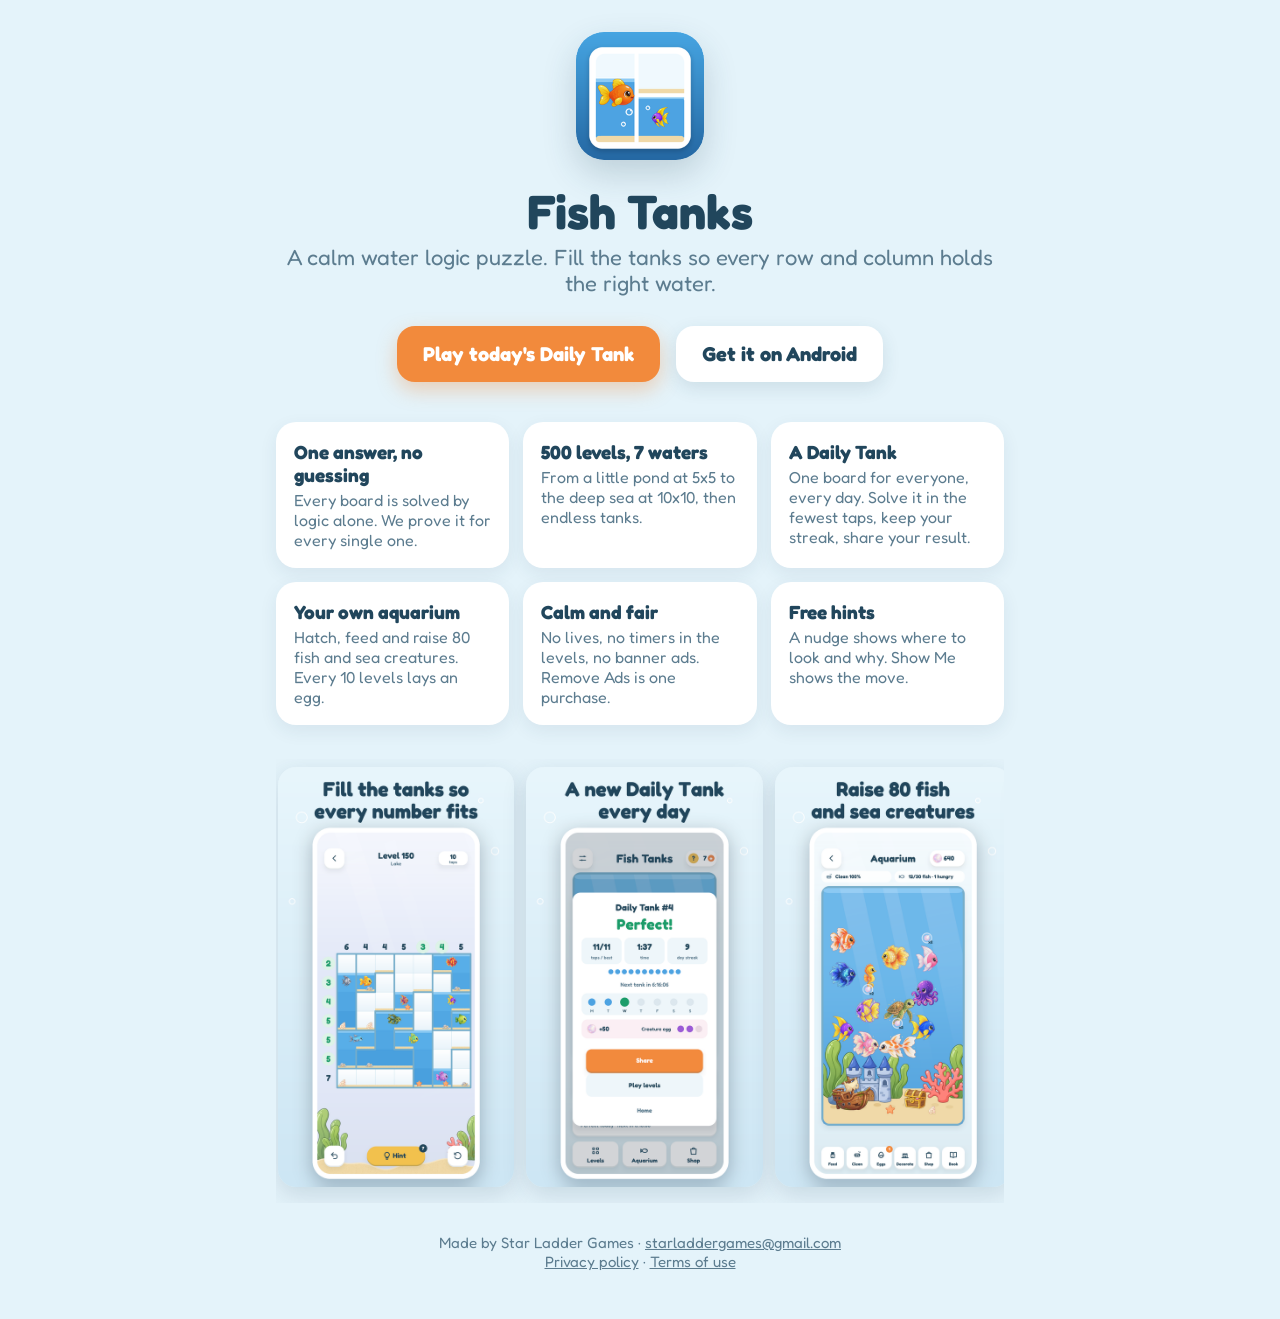
<file: index.html>
<!doctype html>
<html lang="en">
<head>
<meta charset="utf-8">
<meta name="viewport" content="width=device-width, initial-scale=1">
<title>Fish Tanks · Water Logic Puzzle</title>
<meta name="description" content="Fish Tanks: a calm water logic puzzle. Fill the tanks so every row and column holds the right water. One answer, no guessing, a new Daily Tank every day.">
<meta property="og:title" content="Fish Tanks · Water Logic Puzzle">
<meta property="og:description" content="Fill the tanks so every row and column holds the right water. Play today's Daily Tank in your browser.">
<meta property="og:image" content="https://wordclimb.github.io/fishtanks/daily/og-image.png">
<meta name="twitter:card" content="summary_large_image">
<link rel="icon" type="image/png" href="icon.png">
<link rel="preconnect" href="https://fonts.googleapis.com">
<link rel="preconnect" href="https://fonts.gstatic.com" crossorigin>
<link href="https://fonts.googleapis.com/css2?family=Fredoka:wght@500;600;700&display=swap" rel="stylesheet">
<style>
  :root { --ink: #21465C; --soft: #5C7C8F; --bg: #E4F3FA; --accent: #F28A3C; --water: #4DA3E2; }
  * { box-sizing: border-box; }
  body { margin: 0; background: var(--bg); color: var(--ink); font-family: "Fredoka", system-ui, sans-serif; }
  main { max-width: 760px; margin: 0 auto; padding: 32px 16px 48px; text-align: center; }
  .icon { width: 128px; height: 128px; border-radius: 28px; box-shadow: 0 14px 34px rgba(33,70,92,.2); }
  h1 { font-size: 48px; margin: 18px 0 4px; }
  .tag { font-size: 22px; color: var(--soft); margin: 0 0 24px; }
  .cta { display: inline-block; margin: 6px; padding: 16px 26px; border-radius: 18px; font-size: 20px; font-weight: 700; text-decoration: none; }
  .hero { background: var(--accent); color: #fff; box-shadow: 0 8px 20px rgba(242,138,60,.35); }
  .soft { background: #fff; color: var(--ink); box-shadow: 0 6px 18px rgba(33,70,92,.12); }
  .grid { display: grid; grid-template-columns: repeat(auto-fit, minmax(200px, 1fr)); gap: 14px; margin: 34px 0; text-align: left; }
  .card { background: #fff; border-radius: 20px; padding: 18px; box-shadow: 0 6px 18px rgba(33,70,92,.08); }
  .card b { display: block; font-size: 19px; margin-bottom: 4px; }
  .card span { color: var(--soft); }
  .shots { display: flex; gap: 12px; overflow-x: auto; padding: 8px 2px 16px; scroll-snap-type: x mandatory; }
  .shots img { height: 420px; border-radius: 18px; scroll-snap-align: center; box-shadow: 0 8px 24px rgba(33,70,92,.15); }
  footer { color: var(--soft); font-size: 15px; margin-top: 30px; }
  footer a { color: var(--soft); }
</style>
</head>
<body>
<main>
  <img class="icon" src="icon.png" alt="Fish Tanks icon">
  <h1>Fish Tanks</h1>
  <p class="tag">A calm water logic puzzle. Fill the tanks so every row and column holds the right water.</p>
  <a class="cta hero" href="daily/">Play today's Daily Tank</a>
  <a class="cta soft" id="playLink" href="https://play.google.com/apps/testing/com.starladdergames.fishtanks">Get it on Android</a>

  <div class="grid">
    <div class="card"><b>One answer, no guessing</b><span>Every board is solved by logic alone. We prove it for every single one.</span></div>
    <div class="card"><b>500 levels, 7 waters</b><span>From a little pond at 5x5 to the deep sea at 10x10, then endless tanks.</span></div>
    <div class="card"><b>A Daily Tank</b><span>One board for everyone, every day. Solve it in the fewest taps, keep your streak, share your result.</span></div>
    <div class="card"><b>Your own aquarium</b><span>Hatch, feed and raise 80 fish and sea creatures. Every 10 levels lays an egg.</span></div>
    <div class="card"><b>Calm and fair</b><span>No lives, no timers in the levels, no banner ads. Remove Ads is one purchase.</span></div>
    <div class="card"><b>Free hints</b><span>A nudge shows where to look and why. Show Me shows the move.</span></div>
  </div>

  <div class="shots" aria-label="Screenshots">
    <img src="shots/01_play.png" alt="A board being filled">
    <img src="shots/02_daily.png" alt="A Daily Tank result">
    <img src="shots/04_tank.png" alt="The home tank full of fish">
    <img src="shots/06_big.png" alt="A 10x10 board">
  </div>

  <footer>
    Made by Star Ladder Games · <a href="mailto:starladdergames@gmail.com">starladdergames@gmail.com</a><br>
    <a href="legal/privacy-policy.html">Privacy policy</a> · <a href="legal/terms-of-use.html">Terms of use</a>
  </footer>
</main>
</body>
</html>
</file>
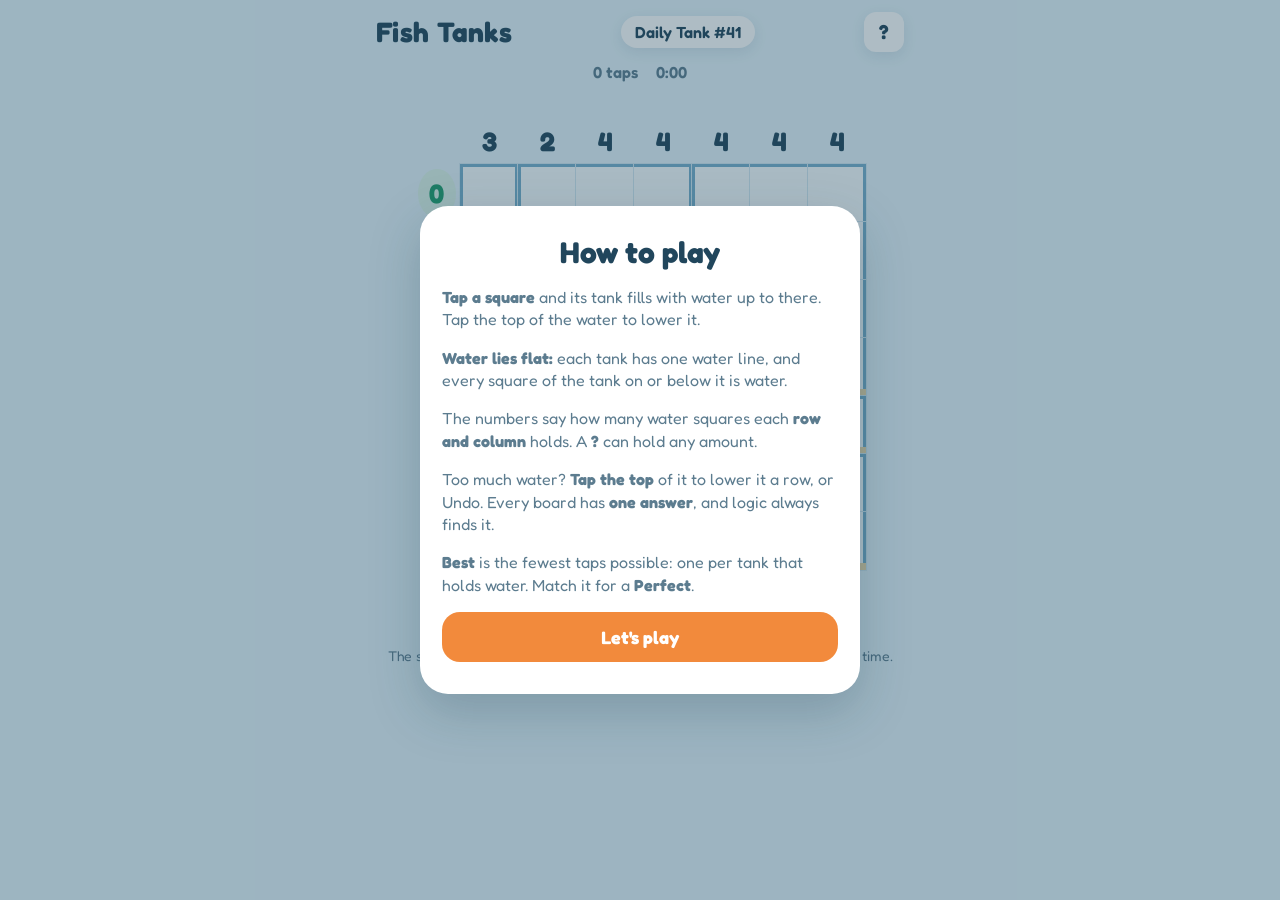
<file: daily/index.html>
<!doctype html>
<html lang="en">
<head>
<meta charset="utf-8">
<meta name="viewport" content="width=device-width, initial-scale=1, viewport-fit=cover">
<title>Fish Tanks Daily Tank</title>
<meta name="description" content="Today's Daily Tank: fill the fish tanks so every row and column holds the right water. One answer, no guessing. A new board every day.">
<meta name="theme-color" content="#E4F3FA">
<meta property="og:type" content="website">
<meta property="og:title" content="Fish Tanks · Daily Tank">
<meta property="og:description" content="Fill the tanks so every row and column holds the right water. Can you do it in the fewest taps?">
<meta property="og:url" content="https://wordclimb.github.io/fishtanks/daily/">
<meta property="og:image" content="https://wordclimb.github.io/fishtanks/daily/og-image.png">
<meta property="og:image:width" content="1024">
<meta property="og:image:height" content="500">
<meta name="twitter:card" content="summary_large_image">
<link rel="icon" type="image/png" href="icon.png">
<link rel="apple-touch-icon" href="icon.png">
<link rel="preconnect" href="https://fonts.googleapis.com">
<link rel="preconnect" href="https://fonts.gstatic.com" crossorigin>
<link href="https://fonts.googleapis.com/css2?family=Fredoka:wght@500;600;700&display=swap" rel="stylesheet">
<link rel="stylesheet" href="daily.css">
</head>
<body>
<div class="app">
  <header class="top">
    <a class="brand" href="../">Fish Tanks</a>
    <span class="pill" id="dayLabel">Daily Tank</span>
    <button class="chip" id="helpBtn" aria-label="How to play">?</button>
  </header>
  <p class="hud" id="hud" aria-live="polite"><span id="taps">0 taps</span><span id="clock">0:00</span></p>
  <p class="message" id="message" role="status" aria-live="polite"></p>

  <main class="board-wrap">
    <div class="board" id="board" aria-label="Today's tanks"></div>
  </main>

  <div class="controls">
    <button class="tool" id="undoBtn" aria-label="Undo">Undo</button>
    <button class="tool" id="restartBtn" aria-label="Start over">Restart</button>
  </div>
  <button class="link hidden" id="resultsBtn">See your result</button>
  <p class="foot">The same Daily Tank as the app. A new board every day at midnight, your time.</p>
</div>

<div class="scrim hidden" id="helpModal" role="dialog" aria-modal="true" aria-labelledby="helpTitle">
  <div class="card">
    <h2 id="helpTitle">How to play</h2>
    <p><b>Tap a square</b> and its tank fills with water up to there. Tap the top of the water to lower it.</p>
    <p><b>Water lies flat:</b> each tank has one water line, and every square of the tank on or below it is water.</p>
    <p>The numbers say how many water squares each <b>row and column</b> holds. A <b>?</b> can hold any amount.</p>
    <p>Too much water? <b>Tap the top</b> of it to lower it a row, or Undo. Every board has <b>one answer</b>, and logic always finds it.</p>
    <p><b>Best</b> is the fewest taps possible: one per tank that holds water. Match it for a <b>Perfect</b>.</p>
    <button class="btn hero" id="helpClose">Let's play</button>
  </div>
</div>

<div class="scrim hidden" id="resultModal" role="dialog" aria-modal="true" aria-labelledby="resultTitle">
  <div class="card">
    <p class="kicker" id="resultDay"></p>
    <h2 id="resultTitle">Perfect!</h2>
    <div class="stats">
      <div><b id="statTaps"></b><span>taps / best</span></div>
      <div><b id="statTime"></b><span>time</span></div>
      <div><b id="statStreak"></b><span>day streak</span></div>
    </div>
    <div class="dots" id="resultDots"></div>
    <p class="next" id="nextIn"></p>
    <button class="btn hero" id="shareBtn">Share</button>
    <a class="btn" id="getApp" href="https://play.google.com/apps/testing/com.starladdergames.fishtanks">Play more on Android</a>
    <p class="small" id="ctaNote">Fish Tanks is in testing on Google Play: join the testers to get 500 levels, 57 fish to collect and the Daily in the app.</p>
    <button class="link" id="resultClose">Close</button>
  </div>
</div>

<div class="toast hidden" id="toast">Copied!</div>

<script src="data.js"></script>
<script src="rules.js"></script>
<script src="daily.js"></script>
</body>
</html>
</file>
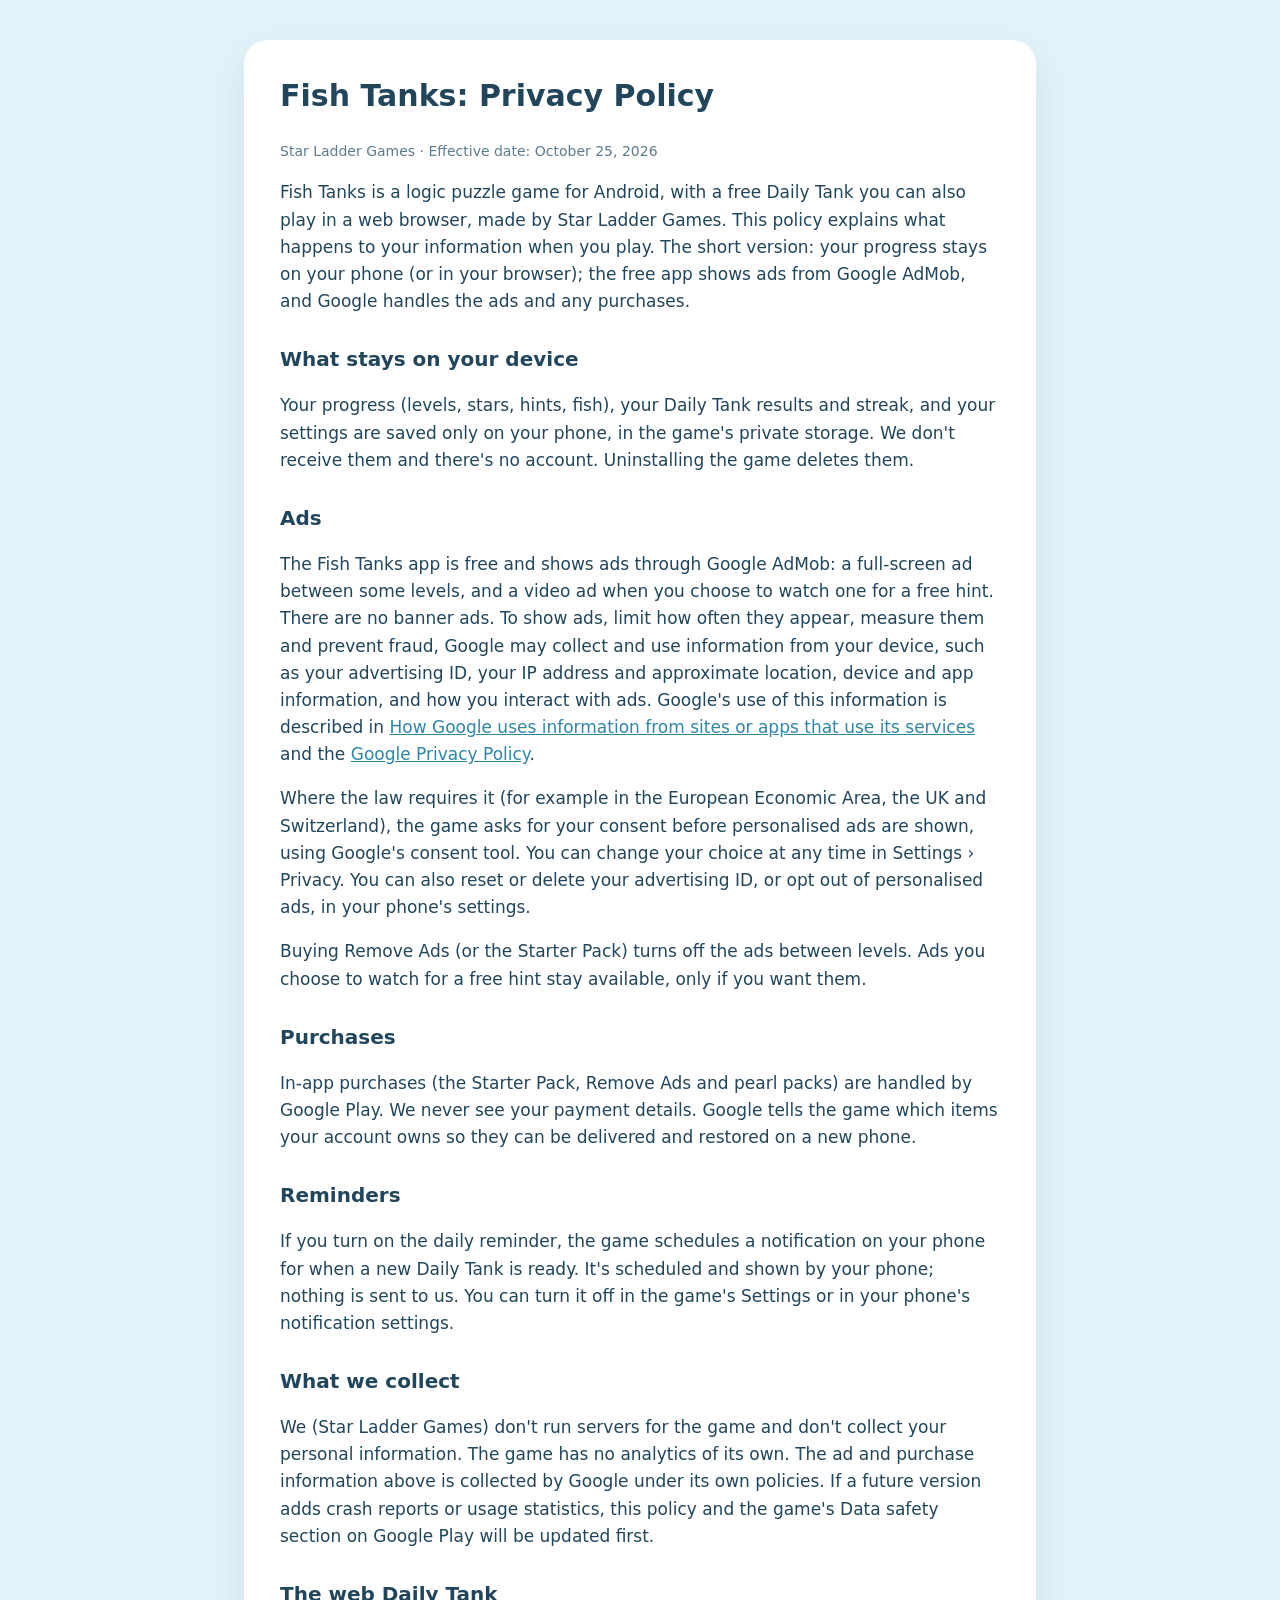
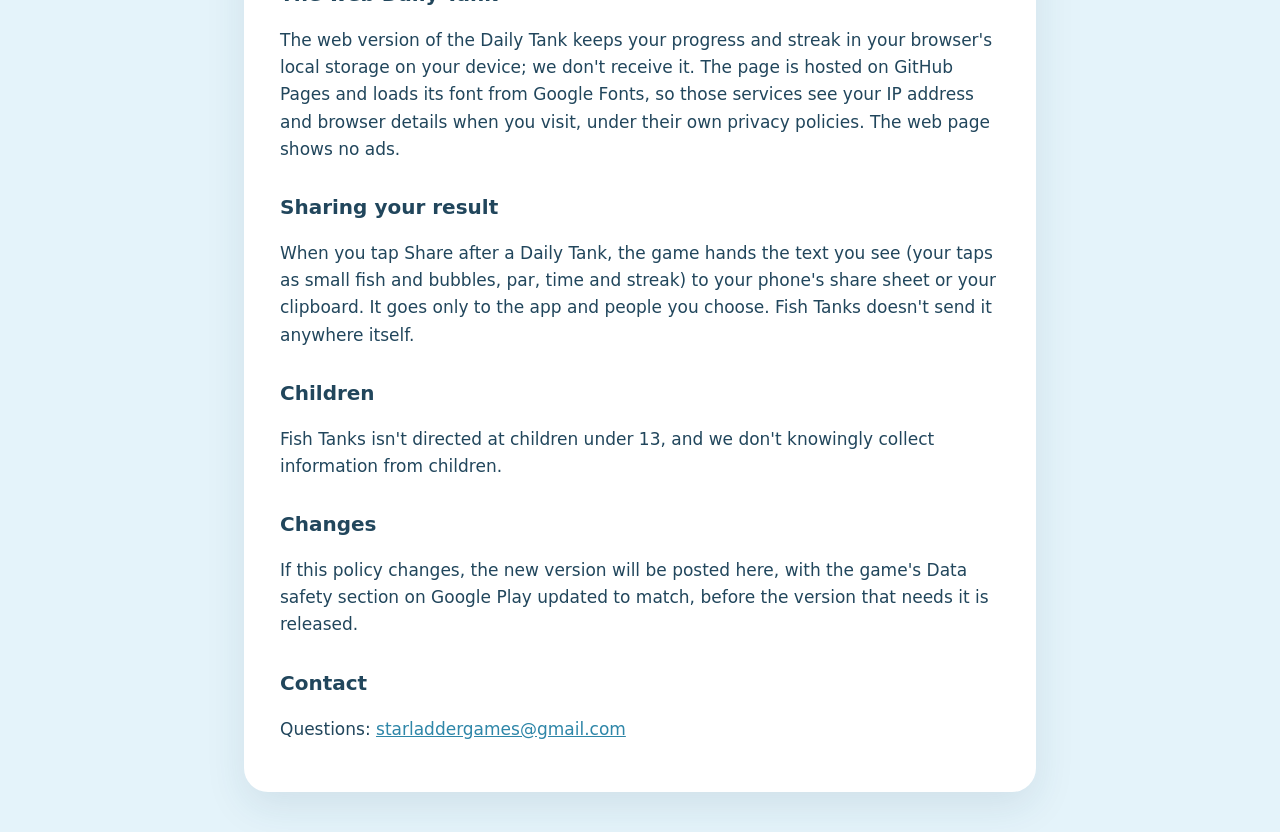
<file: legal/privacy-policy.html>
<!doctype html>
<html lang="en">
<head>
<meta charset="utf-8">
<meta name="viewport" content="width=device-width, initial-scale=1">
<title>Fish Tanks · Privacy Policy</title>
<style>
  :root { --ink: #21465C; --soft: #5C7C8F; --sheet: #FFFFFF; --bg: #E4F3FA; }
  body { margin: 0; background: var(--bg); font: 17px/1.6 system-ui, -apple-system, "Segoe UI", sans-serif; color: var(--ink); }
  main { max-width: 720px; margin: 40px auto; background: var(--sheet); border-radius: 24px; padding: 32px 36px; box-shadow: 0 14px 40px rgba(33, 70, 92, 0.10); }
  h1 { margin-top: 0; font-size: 30px; }
  h2 { font-size: 20px; margin-top: 28px; }
  a { color: #2E86A8; }
  .small { color: var(--soft); font-size: 14px; }
  @media (max-width: 760px) { main { margin: 16px; padding: 24px 20px; } }
</style>
</head>
<body>
<main>
<h1>Fish Tanks: Privacy Policy</h1>
<p class="small">Star Ladder Games · Effective date: October 25, 2026</p>

<p>Fish Tanks is a logic puzzle game for Android, with a free Daily Tank you can also play in a web
browser, made by Star Ladder Games. This policy explains what happens to your information when you
play. The short version: your progress stays on your phone (or in your browser); the free app shows
ads from Google AdMob, and Google handles the ads and any purchases.</p>

<h2>What stays on your device</h2>
<p>Your progress (levels, stars, hints, fish), your Daily Tank results and streak, and your settings
are saved only on your phone, in the game's private storage. We don't receive them and there's no
account. Uninstalling the game deletes them.</p>

<h2>Ads</h2>
<p>The Fish Tanks app is free and shows ads through Google AdMob: a full-screen ad between some
levels, and a video ad when you choose to watch one for a free hint. There are no banner ads. To show
ads, limit how often they appear, measure them and prevent fraud, Google may collect and use
information from your device, such as your advertising ID, your IP address and approximate location,
device and app information, and how you interact with ads. Google's use of this information is
described in <a href="https://policies.google.com/technologies/partner-sites">How Google uses
information from sites or apps that use its services</a> and the
<a href="https://policies.google.com/privacy">Google Privacy Policy</a>.</p>
<p>Where the law requires it (for example in the European Economic Area, the UK and Switzerland), the
game asks for your consent before personalised ads are shown, using Google's consent tool. You can
change your choice at any time in Settings › Privacy. You can also reset or delete your advertising
ID, or opt out of personalised ads, in your phone's settings.</p>
<p>Buying Remove Ads (or the Starter Pack) turns off the ads between levels. Ads you choose to watch
for a free hint stay available, only if you want them.</p>

<h2>Purchases</h2>
<p>In-app purchases (the Starter Pack, Remove Ads and pearl packs) are handled by Google Play. We never
see your payment details. Google tells the game which items your account owns so they can be
delivered and restored on a new phone.</p>

<h2>Reminders</h2>
<p>If you turn on the daily reminder, the game schedules a notification on your phone for when a new
Daily Tank is ready. It's scheduled and shown by your phone; nothing is sent to us. You can turn it
off in the game's Settings or in your phone's notification settings.</p>

<h2>What we collect</h2>
<p>We (Star Ladder Games) don't run servers for the game and don't collect your personal information.
The game has no analytics of its own. The ad and purchase information above is collected by Google
under its own policies. If a future version adds crash reports or usage statistics, this policy and
the game's Data safety section on Google Play will be updated first.</p>

<h2>The web Daily Tank</h2>
<p>The web version of the Daily Tank keeps your progress and streak in your browser's local storage
on your device; we don't receive it. The page is hosted on GitHub Pages and loads its font from Google
Fonts, so those services see your IP address and browser details when you visit, under their own
privacy policies. The web page shows no ads.</p>

<h2>Sharing your result</h2>
<p>When you tap Share after a Daily Tank, the game hands the text you see (your taps as small fish
and bubbles, par, time and streak) to your phone's share sheet or your clipboard. It goes only to the
app and people you choose. Fish Tanks doesn't send it anywhere itself.</p>

<h2>Children</h2>
<p>Fish Tanks isn't directed at children under 13, and we don't knowingly collect information from
children.</p>

<h2>Changes</h2>
<p>If this policy changes, the new version will be posted here, with the game's Data safety section on
Google Play updated to match, before the version that needs it is released.</p>

<h2>Contact</h2>
<p>Questions: <a href="mailto:starladdergames@gmail.com">starladdergames@gmail.com</a></p>
</main>
</body>
</html>
</file>
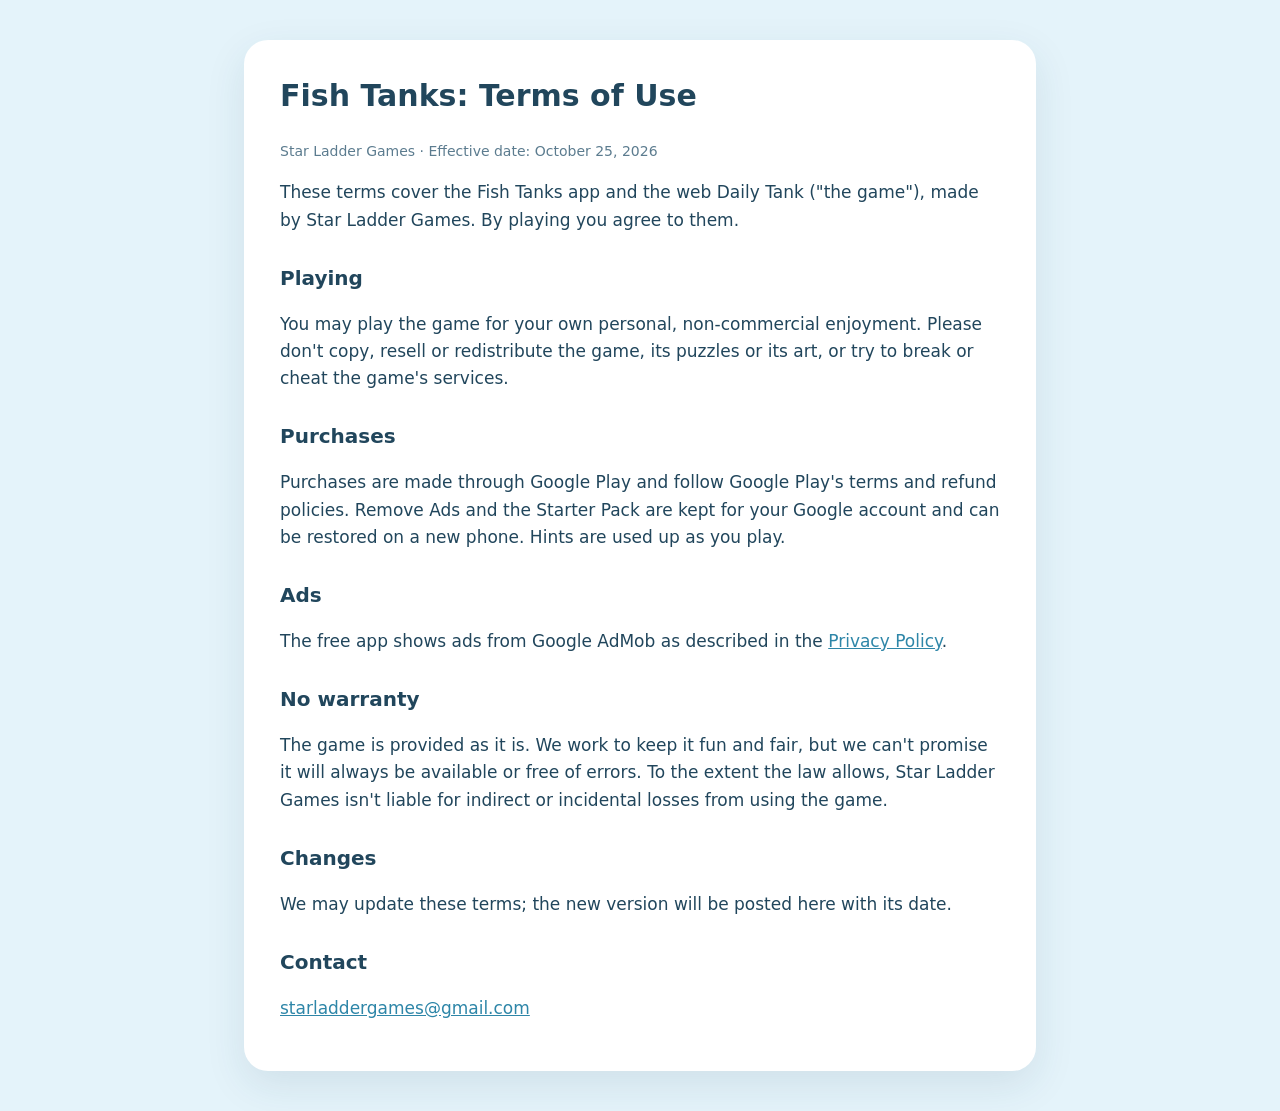
<file: legal/terms-of-use.html>
<!doctype html>
<html lang="en">
<head>
<meta charset="utf-8">
<meta name="viewport" content="width=device-width, initial-scale=1">
<title>Fish Tanks · Terms of Use</title>
<style>
  :root { --ink: #21465C; --soft: #5C7C8F; --sheet: #FFFFFF; --bg: #E4F3FA; }
  body { margin: 0; background: var(--bg); font: 17px/1.6 system-ui, -apple-system, "Segoe UI", sans-serif; color: var(--ink); }
  main { max-width: 720px; margin: 40px auto; background: var(--sheet); border-radius: 24px; padding: 32px 36px; box-shadow: 0 14px 40px rgba(33, 70, 92, 0.10); }
  h1 { margin-top: 0; font-size: 30px; }
  h2 { font-size: 20px; margin-top: 28px; }
  a { color: #2E86A8; }
  .small { color: var(--soft); font-size: 14px; }
  @media (max-width: 760px) { main { margin: 16px; padding: 24px 20px; } }
</style>
</head>
<body>
<main>
<h1>Fish Tanks: Terms of Use</h1>
<p class="small">Star Ladder Games · Effective date: October 25, 2026</p>

<p>These terms cover the Fish Tanks app and the web Daily Tank ("the game"), made by Star Ladder Games.
By playing you agree to them.</p>

<h2>Playing</h2>
<p>You may play the game for your own personal, non-commercial enjoyment. Please don't copy, resell or
redistribute the game, its puzzles or its art, or try to break or cheat the game's services.</p>

<h2>Purchases</h2>
<p>Purchases are made through Google Play and follow Google Play's terms and refund policies. Remove
Ads and the Starter Pack are kept for your Google account and can be restored on a new phone. Hints
are used up as you play.</p>

<h2>Ads</h2>
<p>The free app shows ads from Google AdMob as described in the
<a href="privacy-policy.html">Privacy Policy</a>.</p>

<h2>No warranty</h2>
<p>The game is provided as it is. We work to keep it fun and fair, but we can't promise it will always
be available or free of errors. To the extent the law allows, Star Ladder Games isn't liable for
indirect or incidental losses from using the game.</p>

<h2>Changes</h2>
<p>We may update these terms; the new version will be posted here with its date.</p>

<h2>Contact</h2>
<p><a href="mailto:starladdergames@gmail.com">starladdergames@gmail.com</a></p>
</main>
</body>
</html>
</file>
<file: daily/daily.css>
:root {
  --wall-bg: #E4F3FA;
  --glass: #F8FCFE;
  --grid: #D2E7F1;
  --wall: #76AECB;
  --water: #4DA3E2;
  --surface: #8DCBF4;
  --sand: #F0D9A8;
  --ink: #21465C;
  --ink-soft: #5C7C8F;
  --good: #1F9D6B;
  --good-soft: #DDF3E8;
  --over: #D24B3E;
  --over-soft: #FBE3E0;
  --accent: #F28A3C;
  --ww: 3px;
}
* { box-sizing: border-box; }
html, body { margin: 0; background: var(--wall-bg); color: var(--ink); font-family: "Fredoka", system-ui, sans-serif; }
body { min-height: 100vh; -webkit-tap-highlight-color: transparent; }
button { font-family: inherit; cursor: pointer; }
.hidden { display: none !important; }

.app { max-width: 560px; margin: 0 auto; padding: max(12px, env(safe-area-inset-top)) 16px 24px; display: flex; flex-direction: column; align-items: center; gap: 10px; }
.top { width: 100%; display: flex; align-items: center; justify-content: space-between; gap: 8px; }
.brand { font-size: 28px; font-weight: 700; color: var(--ink); text-decoration: none; letter-spacing: .3px; }
.pill { background: #fff; border-radius: 99px; padding: 6px 14px; font-weight: 600; box-shadow: 0 4px 14px rgba(33,70,92,.10); }
.chip { width: 40px; height: 40px; border: 0; border-radius: 12px; background: #fff; color: var(--ink); font-size: 20px; font-weight: 700; box-shadow: 0 4px 14px rgba(33,70,92,.10); }
.hud { margin: 0; display: flex; gap: 18px; font-weight: 600; color: var(--ink-soft); font-variant-numeric: tabular-nums; }
.message { margin: 0; min-height: 1em; color: var(--ink-soft); }

.board-wrap { width: 100%; display: flex; justify-content: center; }
.board {
  --cell: min(calc((100vw - 40px) / (var(--n) + 0.8)), 58px);
  display: grid;
  grid-template-columns: calc(var(--cell) * .8) repeat(var(--n), var(--cell));
  grid-template-rows: calc(var(--cell) * .8) repeat(var(--n), var(--cell));
  touch-action: none;
  user-select: none;
  -webkit-user-select: none;
}
.num { display: flex; align-items: center; justify-content: center; font-weight: 700; font-size: calc(var(--cell) * .46); border-radius: 50%; margin: 10%; }
.num.done { color: var(--good); background: var(--good-soft); }
.num.over { color: var(--over); background: var(--over-soft); text-decoration: underline wavy; }
.num.unknown { color: #A9C3D1; }

.cell { position: relative; background: var(--glass); outline: 1px solid var(--grid); }
.cell.floor::after { content: ""; position: absolute; left: 0; right: 0; bottom: 0; height: 13%; background: var(--sand); }
.cell.water { background: var(--water); }
.cell.surface::before { content: ""; position: absolute; left: 0; right: 0; top: 0; height: 13%; background: var(--surface); }
.fish { position: absolute; z-index: 2; width: 86%; left: 4%; top: 12%; pointer-events: none; filter: drop-shadow(0 1px 0 rgba(0,0,0,.08)); animation: swim 3s ease-in-out infinite; }
.fish.flip { transform: scaleX(-1); animation-name: swim-flip; }
@keyframes swim { 0%, 100% { translate: 0 0; } 50% { translate: 18% -4%; } }
@keyframes swim-flip { 0%, 100% { translate: 0 0; } 50% { translate: 18% -4%; } }
.board.won .fish { animation: jump .6s ease-out 2; }
@keyframes jump { 0%, 100% { translate: 0 0; } 50% { translate: 0 -60%; } }
@media (prefers-reduced-motion: reduce) { .fish, .board.won .fish { animation: none; } }

.controls { display: flex; gap: 10px; align-items: center; margin-top: 6px; }
.tool { border: 0; border-radius: 16px; background: #fff; color: var(--ink); font-size: 17px; font-weight: 600; padding: 12px 16px; box-shadow: 0 4px 14px rgba(33,70,92,.10); }
.tool:disabled { opacity: .45; cursor: default; }
.link { border: 0; background: none; color: var(--ink-soft); font-size: 16px; text-decoration: underline; }
.foot { color: var(--ink-soft); font-size: 14px; text-align: center; margin: 6px 0 0; }

.scrim { position: fixed; inset: 0; background: rgba(33,70,92,.36); display: flex; align-items: center; justify-content: center; padding: 16px; z-index: 10; }
.card { background: #fff; border-radius: 28px; padding: 24px 22px; width: min(440px, 100%); max-height: 92vh; overflow: auto; box-shadow: 0 18px 50px rgba(33,70,92,.25); text-align: center; }
.card h2 { margin: 4px 0 12px; font-size: 30px; }
.card p { color: var(--ink-soft); line-height: 1.4; text-align: left; }
.card .kicker { text-align: center; margin: 0; font-weight: 600; }
.card .small { font-size: 14px; text-align: center; }
.card .next { text-align: center; font-variant-numeric: tabular-nums; }
.stats { display: grid; grid-template-columns: repeat(3, 1fr); gap: 8px; margin: 8px 0 12px; }
.stats div { background: #EEF6FA; border-radius: 16px; padding: 10px 4px; display: flex; flex-direction: column; }
.stats b { font-size: 24px; }
.stats span { font-size: 13px; color: var(--ink-soft); }
.dots { display: flex; justify-content: center; gap: 6px; flex-wrap: wrap; margin: 6px 0; }
.dot { width: 14px; height: 14px; border-radius: 50%; background: var(--water); }
.dot.changed { background: var(--surface); }
.btn { display: block; width: 100%; border: 0; border-radius: 18px; padding: 14px; margin: 8px 0; font-size: 18px; font-weight: 700; background: #EEF6FA; color: var(--ink); text-decoration: none; }
.btn.hero { background: var(--accent); color: #fff; }
.toast { position: fixed; left: 50%; bottom: 28px; transform: translateX(-50%); background: var(--ink); color: #fff; padding: 10px 18px; border-radius: 14px; z-index: 20; white-space: pre-line; max-width: 90vw; }
</file>
